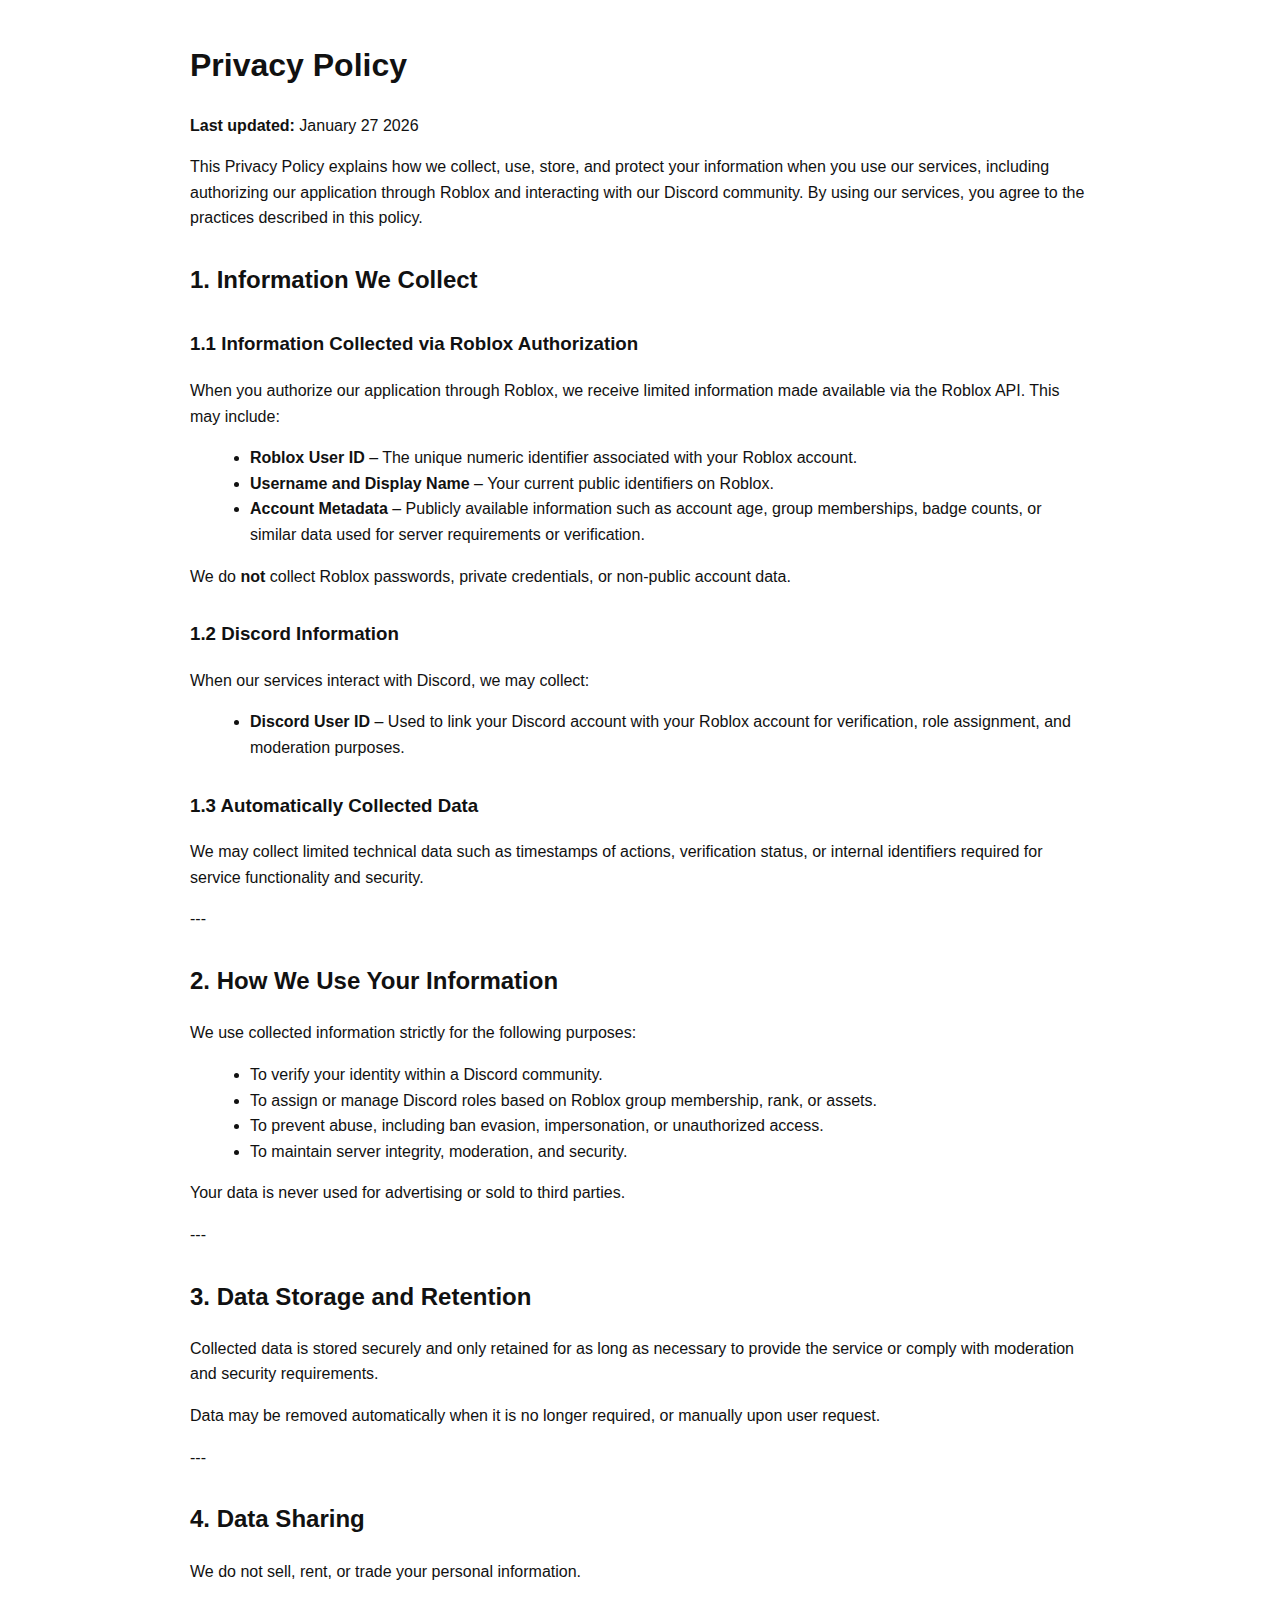
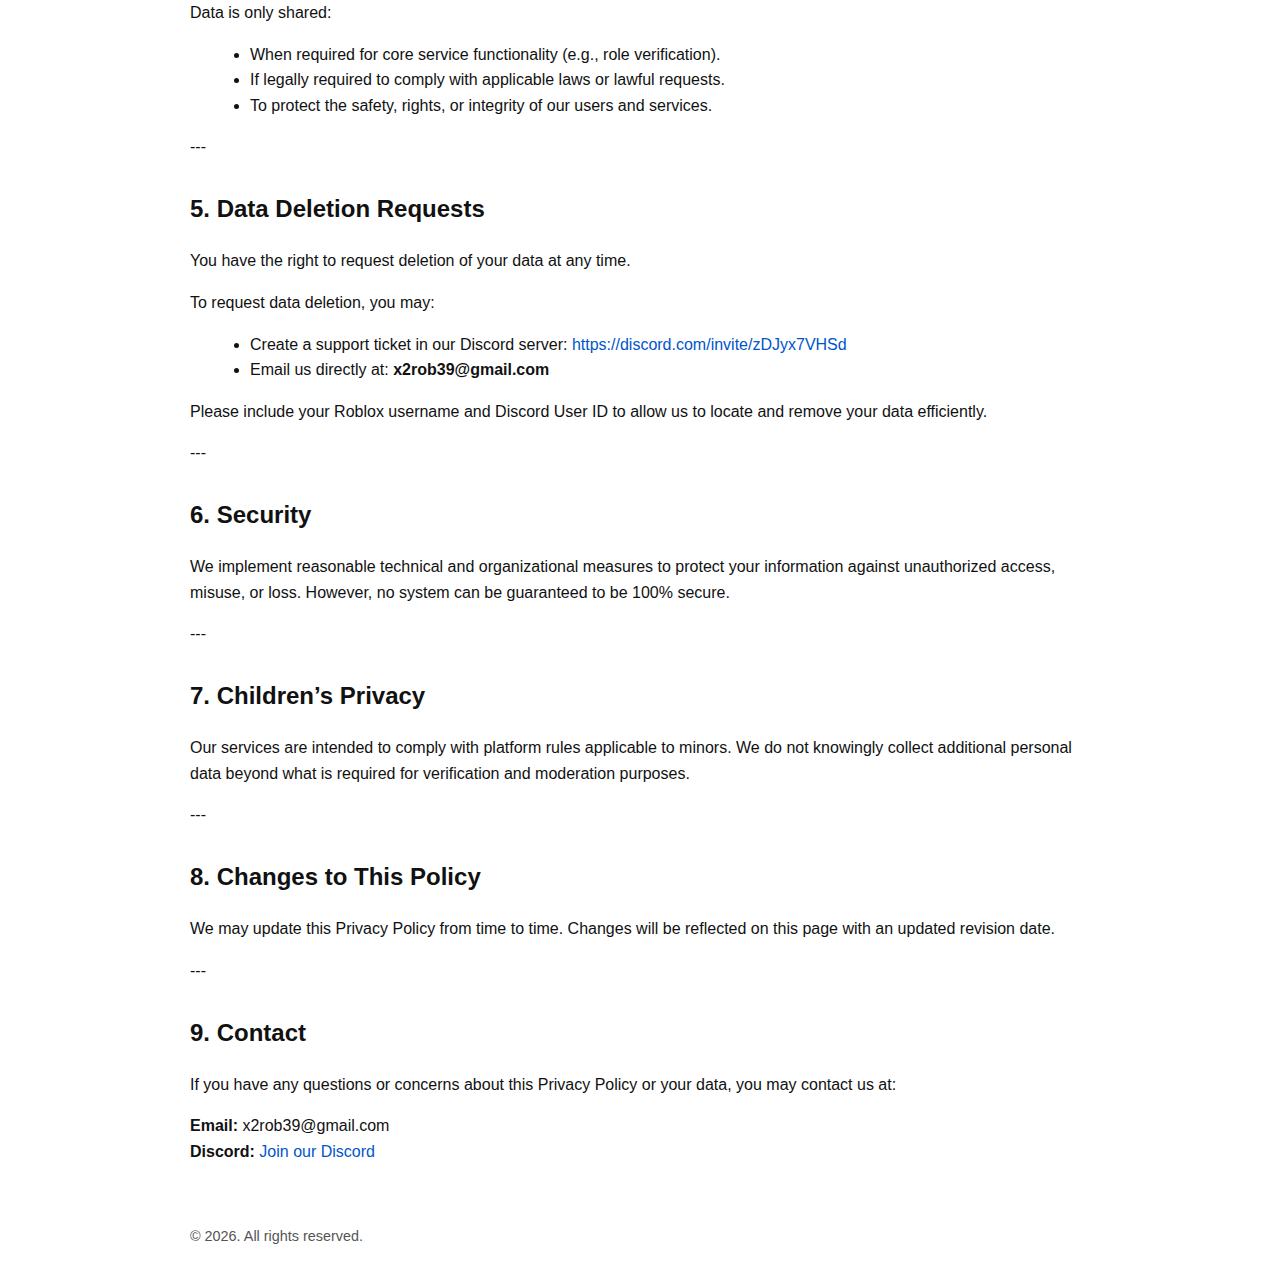
<file: privacy/index.html>
<!DOCTYPE html>
<html lang="en">
<head>
    <meta charset="UTF-8">
    <meta name="viewport" content="width=device-width, initial-scale=1.0">
    <title>Privacy Policy</title>
    <meta name="description" content="Privacy Policy describing how user data is collected, used, stored, and deleted.">
    <style>
        body {
            font-family: Arial, Helvetica, sans-serif;
            line-height: 1.6;
            margin: 40px auto;
            max-width: 900px;
            color: #111;
        }
        h1, h2, h3 {
            margin-top: 30px;
        }
        ul {
            margin-left: 20px;
        }
        a {
            color: #0055cc;
            text-decoration: none;
        }
        footer {
            margin-top: 60px;
            font-size: 0.9em;
            color: #555;
        }
    </style>
</head>
<body>

<h1>Privacy Policy</h1>

<p><strong>Last updated:</strong> January 27 2026</p>

<p>
This Privacy Policy explains how we collect, use, store, and protect your information when you use our services, including authorizing our application through Roblox and interacting with our Discord community. By using our services, you agree to the practices described in this policy.
</p>

<h2>1. Information We Collect</h2>

<h3>1.1 Information Collected via Roblox Authorization</h3>

<p>
When you authorize our application through Roblox, we receive limited information made available via the Roblox API. This may include:
</p>

<ul>
    <li><strong>Roblox User ID</strong> – The unique numeric identifier associated with your Roblox account.</li>
    <li><strong>Username and Display Name</strong> – Your current public identifiers on Roblox.</li>
    <li><strong>Account Metadata</strong> – Publicly available information such as account age, group memberships, badge counts, or similar data used for server requirements or verification.</li>
</ul>

<p>
We do <strong>not</strong> collect Roblox passwords, private credentials, or non-public account data.
</p>

<h3>1.2 Discord Information</h3>

<p>
When our services interact with Discord, we may collect:
</p>

<ul>
    <li><strong>Discord User ID</strong> – Used to link your Discord account with your Roblox account for verification, role assignment, and moderation purposes.</li>
</ul>

<h3>1.3 Automatically Collected Data</h3>

<p>
We may collect limited technical data such as timestamps of actions, verification status, or internal identifiers required for service functionality and security.
</p>

---

<h2>2. How We Use Your Information</h2>

<p>
We use collected information strictly for the following purposes:
</p>

<ul>
    <li>To verify your identity within a Discord community.</li>
    <li>To assign or manage Discord roles based on Roblox group membership, rank, or assets.</li>
    <li>To prevent abuse, including ban evasion, impersonation, or unauthorized access.</li>
    <li>To maintain server integrity, moderation, and security.</li>
</ul>

<p>
Your data is never used for advertising or sold to third parties.
</p>

---

<h2>3. Data Storage and Retention</h2>

<p>
Collected data is stored securely and only retained for as long as necessary to provide the service or comply with moderation and security requirements.
</p>

<p>
Data may be removed automatically when it is no longer required, or manually upon user request.
</p>

---

<h2>4. Data Sharing</h2>

<p>
We do not sell, rent, or trade your personal information.
</p>

<p>
Data is only shared:
</p>

<ul>
    <li>When required for core service functionality (e.g., role verification).</li>
    <li>If legally required to comply with applicable laws or lawful requests.</li>
    <li>To protect the safety, rights, or integrity of our users and services.</li>
</ul>

---

<h2>5. Data Deletion Requests</h2>

<p>
You have the right to request deletion of your data at any time.
</p>

<p>
To request data deletion, you may:
</p>

<ul>
    <li>Create a support ticket in our Discord server: 
        <a href="https://discord.com/invite/zDJyx7VHSd" target="_blank" rel="noopener noreferrer">
            https://discord.com/invite/zDJyx7VHSd
        </a>
    </li>
    <li>Email us directly at: <strong>x2rob39@gmail.com</strong></li>
</ul>

<p>
Please include your Roblox username and Discord User ID to allow us to locate and remove your data efficiently.
</p>

---

<h2>6. Security</h2>

<p>
We implement reasonable technical and organizational measures to protect your information against unauthorized access, misuse, or loss. However, no system can be guaranteed to be 100% secure.
</p>

---

<h2>7. Children’s Privacy</h2>

<p>
Our services are intended to comply with platform rules applicable to minors. We do not knowingly collect additional personal data beyond what is required for verification and moderation purposes.
</p>

---

<h2>8. Changes to This Policy</h2>

<p>
We may update this Privacy Policy from time to time. Changes will be reflected on this page with an updated revision date.
</p>

---

<h2>9. Contact</h2>

<p>
If you have any questions or concerns about this Privacy Policy or your data, you may contact us at:
</p>

<p>
<strong>Email:</strong> x2rob39@gmail.com<br>
<strong>Discord:</strong> <a href="https://discord.com/invite/zDJyx7VHSd" target="_blank" rel="noopener noreferrer">Join our Discord</a>
</p>

<footer>
    <p>&copy; 2026. All rights reserved.</p>
</footer>

</body>
</html>
</file>
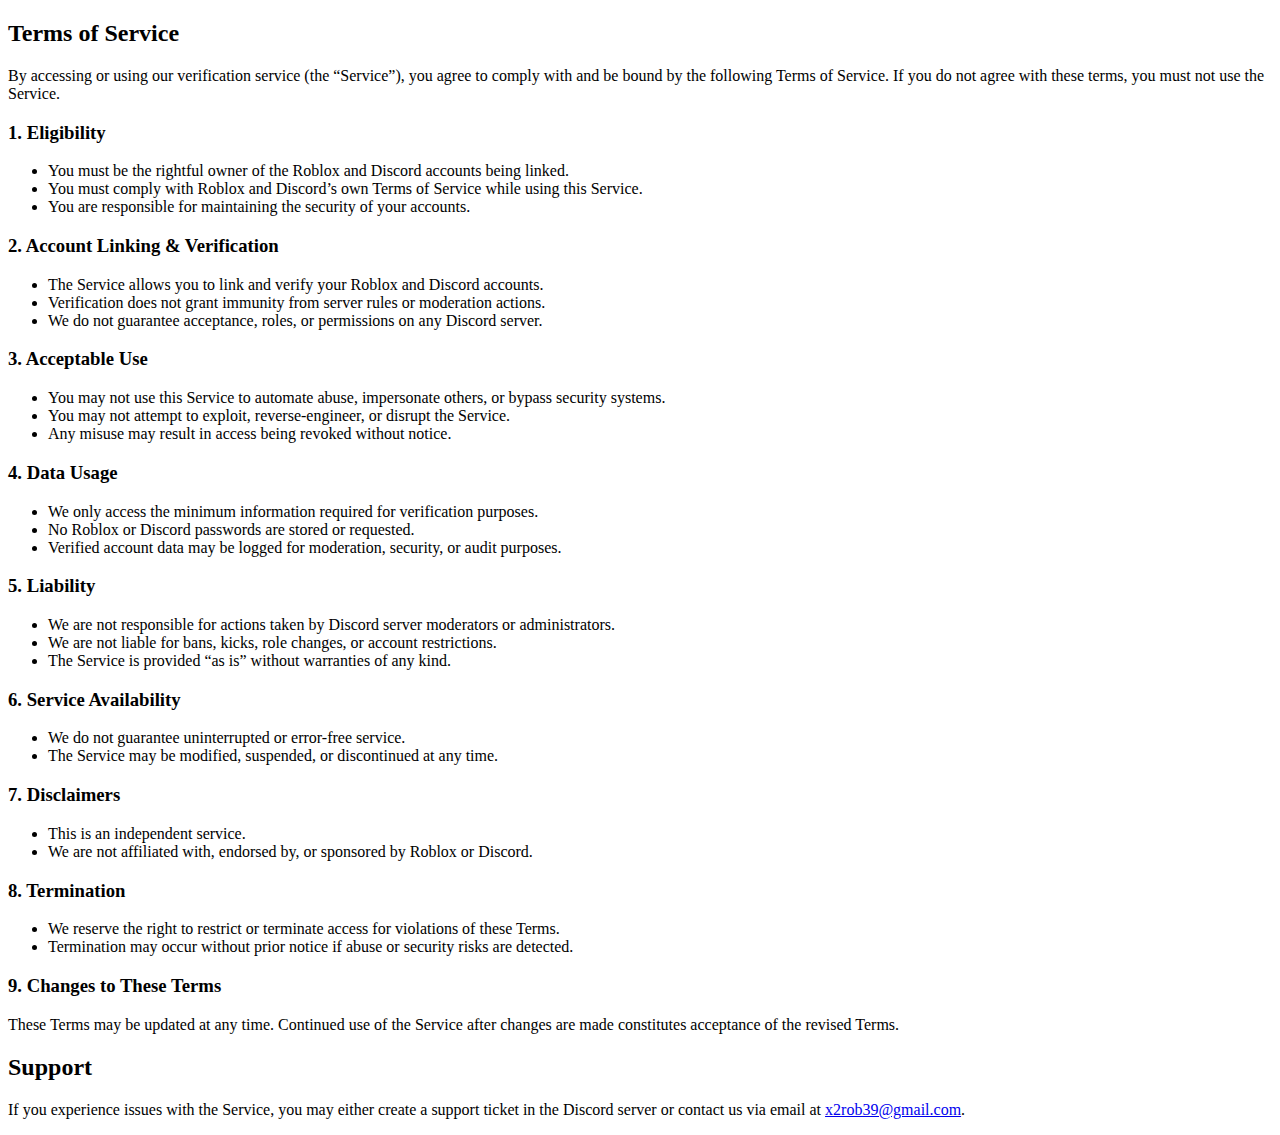
<file: tos/index.html>
<!DOCTYPE html>
<html lang="en">
<head>
    <meta charset="UTF-8">
    <title>Terms of Service</title>
</head>
<body>

<h2>Terms of Service</h2>

<p>
By accessing or using our verification service (the “Service”), you agree to comply with and be
bound by the following Terms of Service. If you do not agree with these terms, you must not use
the Service.
</p>

<h3>1. Eligibility</h3>
<ul>
    <li>You must be the rightful owner of the Roblox and Discord accounts being linked.</li>
    <li>You must comply with Roblox and Discord’s own Terms of Service while using this Service.</li>
    <li>You are responsible for maintaining the security of your accounts.</li>
</ul>

<h3>2. Account Linking & Verification</h3>
<ul>
    <li>The Service allows you to link and verify your Roblox and Discord accounts.</li>
    <li>Verification does not grant immunity from server rules or moderation actions.</li>
    <li>We do not guarantee acceptance, roles, or permissions on any Discord server.</li>
</ul>

<h3>3. Acceptable Use</h3>
<ul>
    <li>You may not use this Service to automate abuse, impersonate others, or bypass security systems.</li>
    <li>You may not attempt to exploit, reverse-engineer, or disrupt the Service.</li>
    <li>Any misuse may result in access being revoked without notice.</li>
</ul>

<h3>4. Data Usage</h3>
<ul>
    <li>We only access the minimum information required for verification purposes.</li>
    <li>No Roblox or Discord passwords are stored or requested.</li>
    <li>Verified account data may be logged for moderation, security, or audit purposes.</li>
</ul>

<h3>5. Liability</h3>
<ul>
    <li>We are not responsible for actions taken by Discord server moderators or administrators.</li>
    <li>We are not liable for bans, kicks, role changes, or account restrictions.</li>
    <li>The Service is provided “as is” without warranties of any kind.</li>
</ul>

<h3>6. Service Availability</h3>
<ul>
    <li>We do not guarantee uninterrupted or error-free service.</li>
    <li>The Service may be modified, suspended, or discontinued at any time.</li>
</ul>

<h3>7. Disclaimers</h3>
<ul>
    <li>This is an independent service.</li>
    <li>We are not affiliated with, endorsed by, or sponsored by Roblox or Discord.</li>
</ul>

<h3>8. Termination</h3>
<ul>
    <li>We reserve the right to restrict or terminate access for violations of these Terms.</li>
    <li>Termination may occur without prior notice if abuse or security risks are detected.</li>
</ul>

<h3>9. Changes to These Terms</h3>
<p>
These Terms may be updated at any time. Continued use of the Service after changes are made
constitutes acceptance of the revised Terms.
</p>

<h2>Support</h2>

<p>
If you experience issues with the Service, you may either create a support ticket in the Discord
server or contact us via email at
<a href="mailto:x2rob39@gmail.com">x2rob39@gmail.com</a>.
</p>

</body>
</html>
</file>
